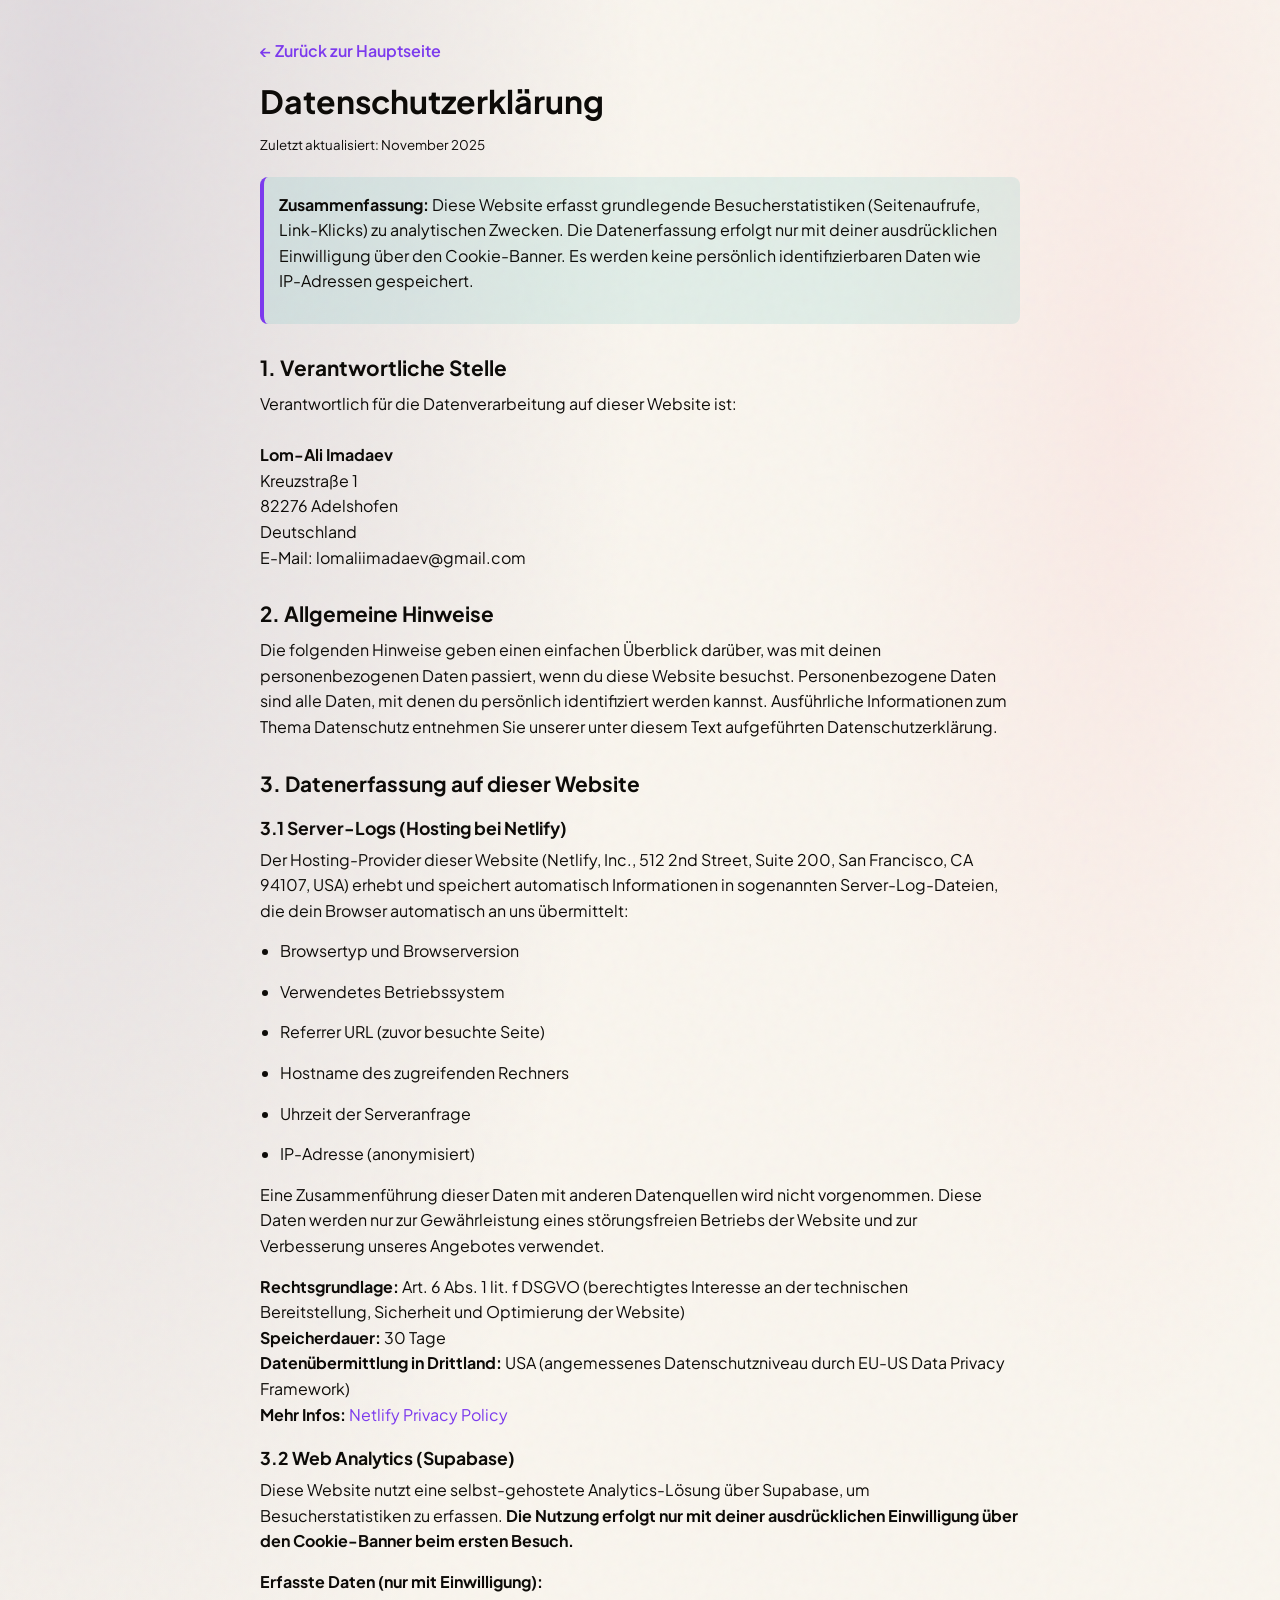
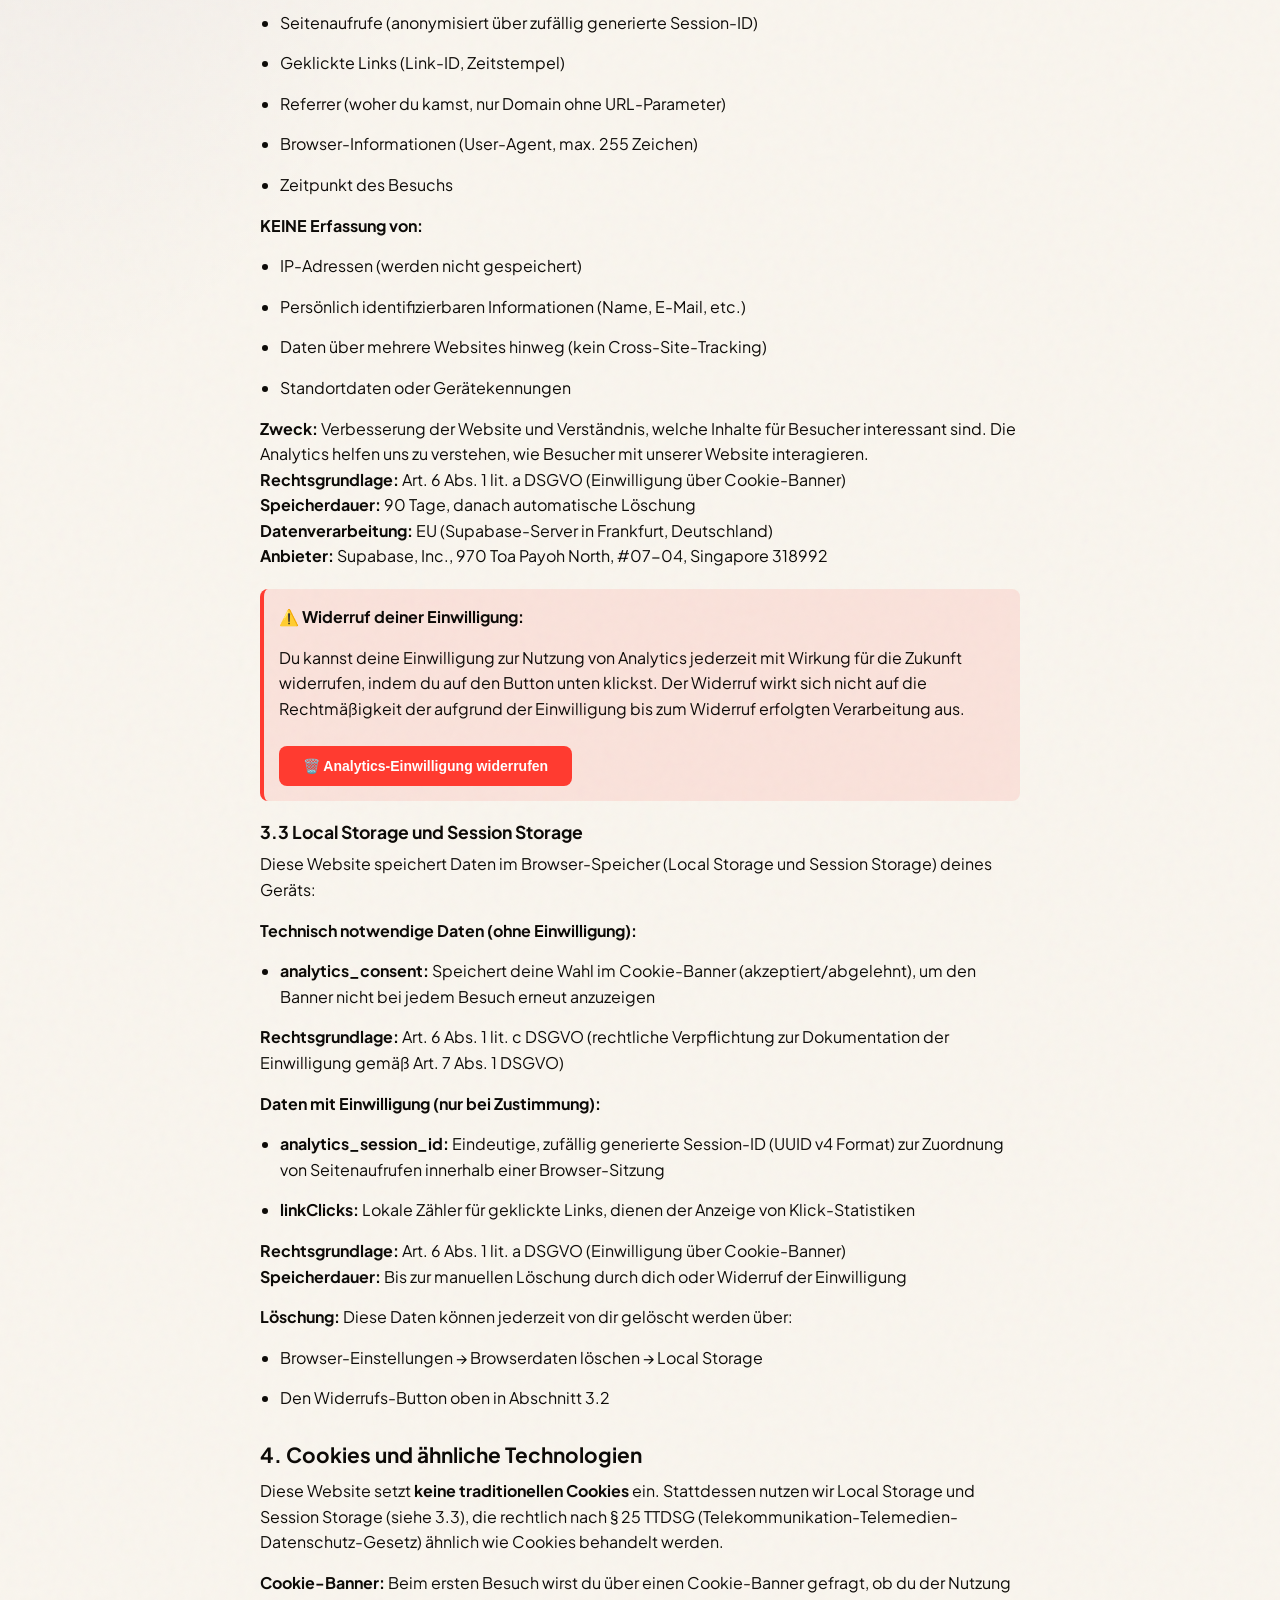
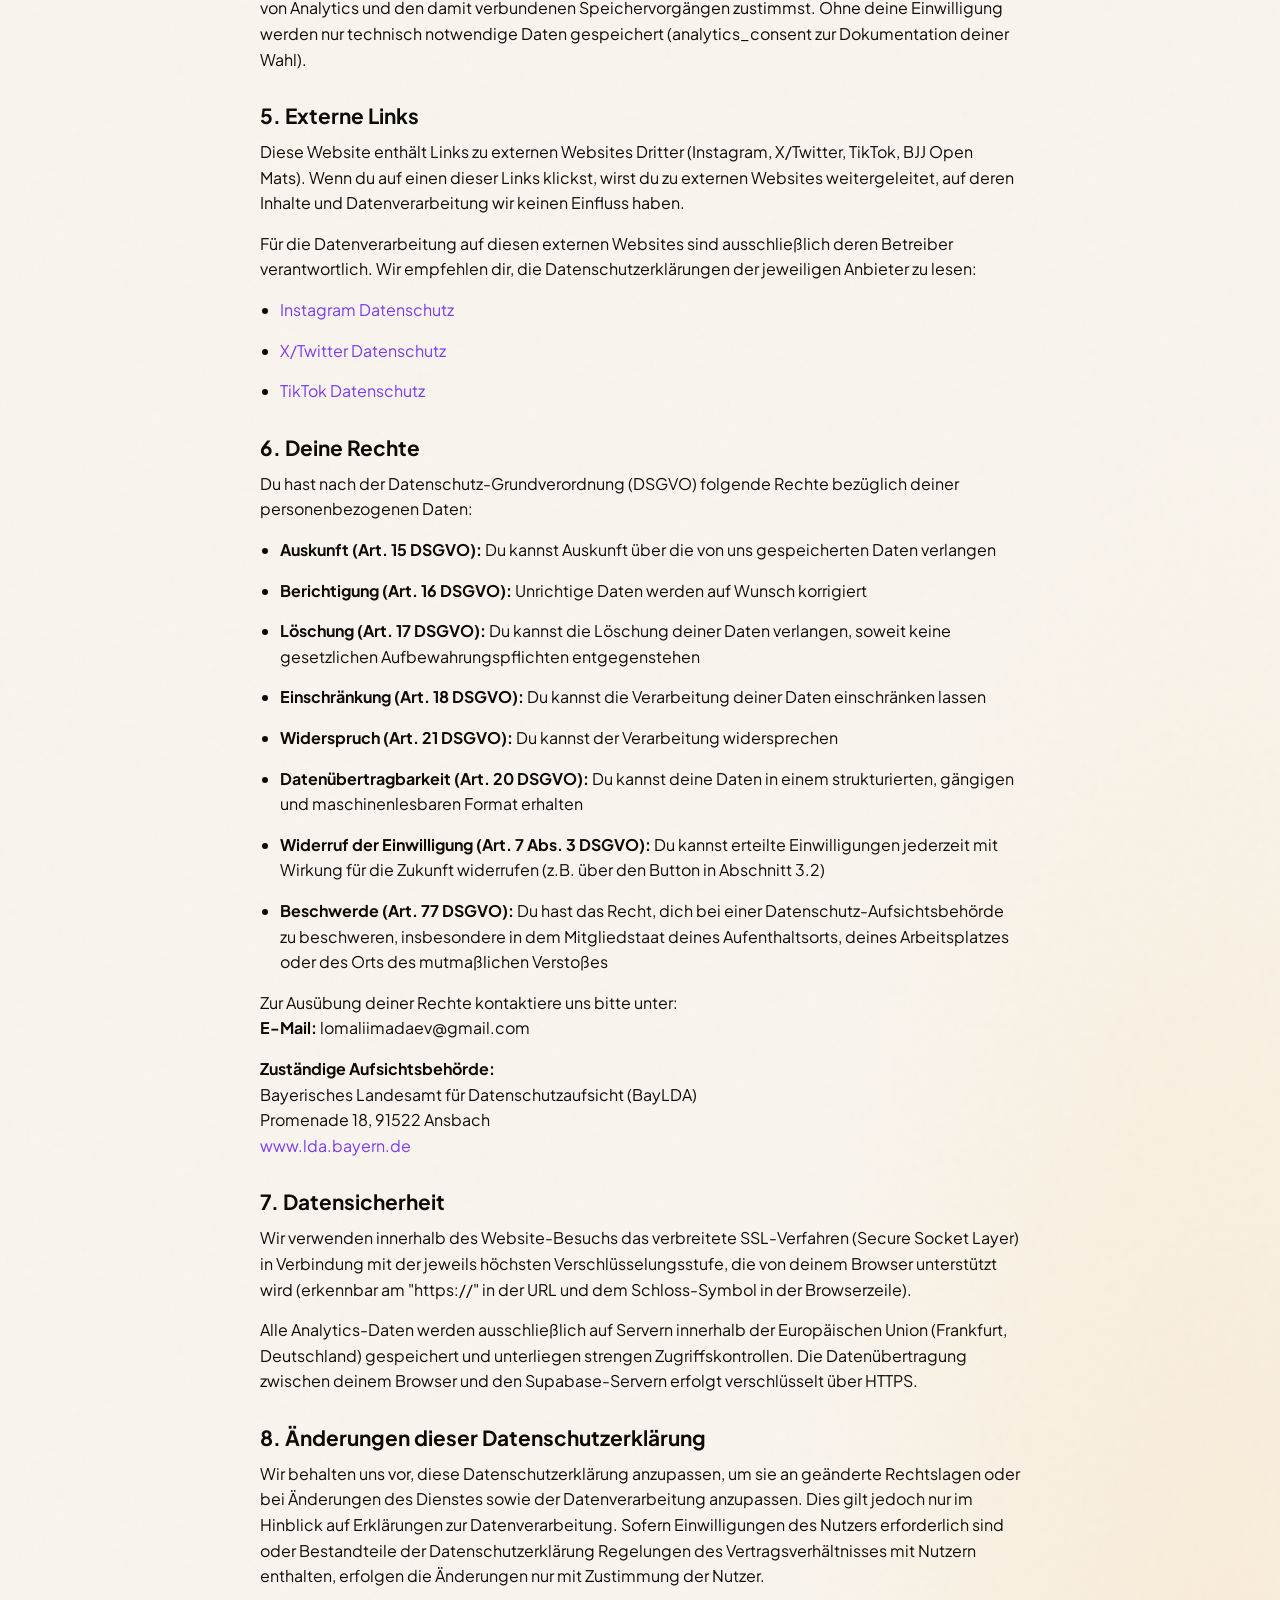
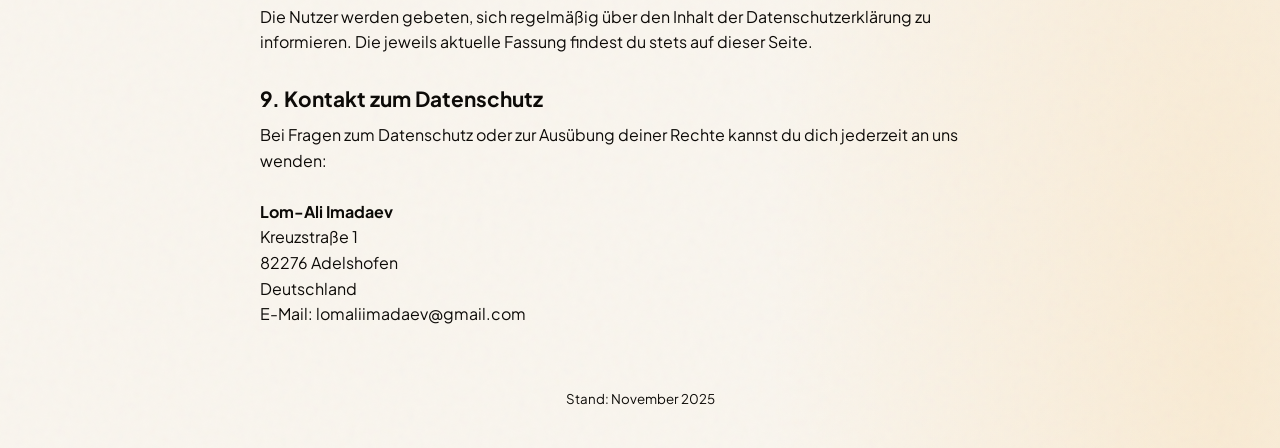
<file: datenschutz.html>
<!DOCTYPE html>
<html lang="de">
  <head>
    <meta charset="utf-8" />
    <meta name="viewport" content="width=device-width,initial-scale=1" />
    <title>Datenschutzerklärung - Lom-Ali Imadaev</title>
    <link rel="stylesheet" href="styles.css" />
    <style>
      .legal-page {
        max-width: 800px;
        margin: 0 auto;
        padding: 40px 20px;
        color: var(--text);
      }
      .legal-page h1 {
        font-size: 2rem;
        margin-bottom: 10px;
        color: var(--text);
      }
      .legal-page h2 {
        font-size: 1.3rem;
        margin-top: 30px;
        margin-bottom: 10px;
        color: var(--text);
      }
      .legal-page h3 {
        font-size: 1.1rem;
        margin-top: 20px;
        margin-bottom: 8px;
        color: var(--text);
      }
      .legal-page p,
      .legal-page li {
        line-height: 1.6;
        margin-bottom: 15px;
      }
      .legal-page ul {
        margin-left: 20px;
      }
      .legal-page a {
        color: var(--accent);
        text-decoration: none;
      }
      .legal-page a:hover {
        text-decoration: underline;
      }
      .back-link {
        display: inline-block;
        margin-bottom: 20px;
        color: var(--accent);
        text-decoration: none;
        font-weight: 600;
      }
      .back-link:hover {
        text-decoration: underline;
      }
      .highlight-box {
        background: rgba(14, 165, 164, 0.1);
        padding: 15px;
        border-radius: 8px;
        margin: 20px 0;
        border-left: 4px solid var(--accent);
      }
      .warning-box {
        background: rgba(255, 59, 48, 0.1);
        padding: 15px;
        border-radius: 8px;
        margin: 20px 0;
        border-left: 4px solid #ff3b30;
      }
      .revoke-btn {
        background: #ff3b30;
        color: white;
        border: none;
        padding: 12px 24px;
        border-radius: 8px;
        cursor: pointer;
        font-weight: 600;
        margin-top: 10px;
        font-size: 14px;
        transition: background 0.2s;
      }
      .revoke-btn:hover {
        background: #e0301f;
      }
    </style>
  </head>
  <body>
    <div class="legal-page">
      <a href="/" class="back-link">← Zurück zur Hauptseite</a>

      <h1>Datenschutzerklärung</h1>
      <p><small>Zuletzt aktualisiert: November 2025</small></p>

      <div class="highlight-box">
        <p>
          <strong>Zusammenfassung:</strong> Diese Website erfasst grundlegende
          Besucherstatistiken (Seitenaufrufe, Link-Klicks) zu analytischen
          Zwecken. Die Datenerfassung erfolgt nur mit deiner ausdrücklichen
          Einwilligung über den Cookie-Banner. Es werden keine persönlich
          identifizierbaren Daten wie IP-Adressen gespeichert.
        </p>
      </div>

      <h2>1. Verantwortliche Stelle</h2>
      <p>
        Verantwortlich für die Datenverarbeitung auf dieser Website ist:<br /><br />
        <strong>Lom-Ali Imadaev</strong><br />
        Kreuzstraße 1<br />
        82276 Adelshofen<br />
        Deutschland<br />
        E-Mail: lomaliimadaev@gmail.com
      </p>

      <h2>2. Allgemeine Hinweise</h2>
      <p>
        Die folgenden Hinweise geben einen einfachen Überblick darüber, was mit
        deinen personenbezogenen Daten passiert, wenn du diese Website besuchst.
        Personenbezogene Daten sind alle Daten, mit denen du persönlich
        identifiziert werden kannst. Ausführliche Informationen zum Thema
        Datenschutz entnehmen Sie unserer unter diesem Text aufgeführten
        Datenschutzerklärung.
      </p>

      <h2>3. Datenerfassung auf dieser Website</h2>

      <h3>3.1 Server-Logs (Hosting bei Netlify)</h3>
      <p>
        Der Hosting-Provider dieser Website (Netlify, Inc., 512 2nd Street,
        Suite 200, San Francisco, CA 94107, USA) erhebt und speichert
        automatisch Informationen in sogenannten Server-Log-Dateien, die dein
        Browser automatisch an uns übermittelt:
      </p>
      <ul>
        <li>Browsertyp und Browserversion</li>
        <li>Verwendetes Betriebssystem</li>
        <li>Referrer URL (zuvor besuchte Seite)</li>
        <li>Hostname des zugreifenden Rechners</li>
        <li>Uhrzeit der Serveranfrage</li>
        <li>IP-Adresse (anonymisiert)</li>
      </ul>
      <p>
        Eine Zusammenführung dieser Daten mit anderen Datenquellen wird nicht
        vorgenommen. Diese Daten werden nur zur Gewährleistung eines
        störungsfreien Betriebs der Website und zur Verbesserung unseres
        Angebotes verwendet.
      </p>
      <p>
        <strong>Rechtsgrundlage:</strong> Art. 6 Abs. 1 lit. f DSGVO
        (berechtigtes Interesse an der technischen Bereitstellung, Sicherheit
        und Optimierung der Website)<br />
        <strong>Speicherdauer:</strong> 30 Tage<br />
        <strong>Datenübermittlung in Drittland:</strong> USA (angemessenes
        Datenschutzniveau durch EU-US Data Privacy Framework)<br />
        <strong>Mehr Infos:</strong>
        <a
          href="https://www.netlify.com/privacy/"
          target="_blank"
          rel="noopener"
        >
          Netlify Privacy Policy
        </a>
      </p>

      <h3>3.2 Web Analytics (Supabase)</h3>
      <p>
        Diese Website nutzt eine selbst-gehostete Analytics-Lösung über
        Supabase, um Besucherstatistiken zu erfassen.
        <strong
          >Die Nutzung erfolgt nur mit deiner ausdrücklichen Einwilligung über
          den Cookie-Banner beim ersten Besuch.</strong
        >
      </p>

      <p><strong>Erfasste Daten (nur mit Einwilligung):</strong></p>
      <ul>
        <li>
          Seitenaufrufe (anonymisiert über zufällig generierte Session-ID)
        </li>
        <li>Geklickte Links (Link-ID, Zeitstempel)</li>
        <li>Referrer (woher du kamst, nur Domain ohne URL-Parameter)</li>
        <li>Browser-Informationen (User-Agent, max. 255 Zeichen)</li>
        <li>Zeitpunkt des Besuchs</li>
      </ul>

      <p><strong>KEINE Erfassung von:</strong></p>
      <ul>
        <li>IP-Adressen (werden nicht gespeichert)</li>
        <li>Persönlich identifizierbaren Informationen (Name, E-Mail, etc.)</li>
        <li>Daten über mehrere Websites hinweg (kein Cross-Site-Tracking)</li>
        <li>Standortdaten oder Gerätekennungen</li>
      </ul>

      <p>
        <strong>Zweck:</strong> Verbesserung der Website und Verständnis, welche
        Inhalte für Besucher interessant sind. Die Analytics helfen uns zu
        verstehen, wie Besucher mit unserer Website interagieren.<br />
        <strong>Rechtsgrundlage:</strong> Art. 6 Abs. 1 lit. a DSGVO
        (Einwilligung über Cookie-Banner)<br />
        <strong>Speicherdauer:</strong> 90 Tage, danach automatische Löschung<br />
        <strong>Datenverarbeitung:</strong> EU (Supabase-Server in Frankfurt,
        Deutschland)<br />
        <strong>Anbieter:</strong> Supabase, Inc., 970 Toa Payoh North, #07-04,
        Singapore 318992
      </p>

      <div class="warning-box">
        <p><strong>⚠️ Widerruf deiner Einwilligung:</strong></p>
        <p>
          Du kannst deine Einwilligung zur Nutzung von Analytics jederzeit mit
          Wirkung für die Zukunft widerrufen, indem du auf den Button unten
          klickst. Der Widerruf wirkt sich nicht auf die Rechtmäßigkeit der
          aufgrund der Einwilligung bis zum Widerruf erfolgten Verarbeitung aus.
        </p>
        <button
          class="revoke-btn"
          onclick="localStorage.removeItem('analytics_consent'); localStorage.removeItem('linkClicks'); sessionStorage.clear(); alert('✅ Einwilligung widerrufen und alle Analytics-Daten gelöscht.\n\nDie Seite wird jetzt neu geladen.'); window.location.href='/';"
        >
          🗑️ Analytics-Einwilligung widerrufen
        </button>
      </div>

      <h3>3.3 Local Storage und Session Storage</h3>
      <p>
        Diese Website speichert Daten im Browser-Speicher (Local Storage und
        Session Storage) deines Geräts:
      </p>

      <p><strong>Technisch notwendige Daten (ohne Einwilligung):</strong></p>
      <ul>
        <li>
          <strong>analytics_consent:</strong> Speichert deine Wahl im
          Cookie-Banner (akzeptiert/abgelehnt), um den Banner nicht bei jedem
          Besuch erneut anzuzeigen
        </li>
      </ul>
      <p>
        <strong>Rechtsgrundlage:</strong> Art. 6 Abs. 1 lit. c DSGVO (rechtliche
        Verpflichtung zur Dokumentation der Einwilligung gemäß Art. 7 Abs. 1
        DSGVO)
      </p>

      <p><strong>Daten mit Einwilligung (nur bei Zustimmung):</strong></p>
      <ul>
        <li>
          <strong>analytics_session_id:</strong> Eindeutige, zufällig generierte
          Session-ID (UUID v4 Format) zur Zuordnung von Seitenaufrufen innerhalb
          einer Browser-Sitzung
        </li>
        <li>
          <strong>linkClicks:</strong> Lokale Zähler für geklickte Links, dienen
          der Anzeige von Klick-Statistiken
        </li>
      </ul>
      <p>
        <strong>Rechtsgrundlage:</strong> Art. 6 Abs. 1 lit. a DSGVO
        (Einwilligung über Cookie-Banner)<br />
        <strong>Speicherdauer:</strong> Bis zur manuellen Löschung durch dich
        oder Widerruf der Einwilligung
      </p>

      <p>
        <strong>Löschung:</strong> Diese Daten können jederzeit von dir gelöscht
        werden über:
      </p>
      <ul>
        <li>Browser-Einstellungen → Browserdaten löschen → Local Storage</li>
        <li>Den Widerrufs-Button oben in Abschnitt 3.2</li>
      </ul>

      <h2>4. Cookies und ähnliche Technologien</h2>
      <p>
        Diese Website setzt <strong>keine traditionellen Cookies</strong> ein.
        Stattdessen nutzen wir Local Storage und Session Storage (siehe 3.3),
        die rechtlich nach § 25 TTDSG
        (Telekommunikation-Telemedien-Datenschutz-Gesetz) ähnlich wie Cookies
        behandelt werden.
      </p>
      <p>
        <strong>Cookie-Banner:</strong> Beim ersten Besuch wirst du über einen
        Cookie-Banner gefragt, ob du der Nutzung von Analytics und den damit
        verbundenen Speichervorgängen zustimmst. Ohne deine Einwilligung werden
        nur technisch notwendige Daten gespeichert (analytics_consent zur
        Dokumentation deiner Wahl).
      </p>

      <h2>5. Externe Links</h2>
      <p>
        Diese Website enthält Links zu externen Websites Dritter (Instagram,
        X/Twitter, TikTok, BJJ Open Mats). Wenn du auf einen dieser Links
        klickst, wirst du zu externen Websites weitergeleitet, auf deren Inhalte
        und Datenverarbeitung wir keinen Einfluss haben.
      </p>
      <p>
        Für die Datenverarbeitung auf diesen externen Websites sind
        ausschließlich deren Betreiber verantwortlich. Wir empfehlen dir, die
        Datenschutzerklärungen der jeweiligen Anbieter zu lesen:
      </p>
      <ul>
        <li>
          <a
            href="https://help.instagram.com/519522125107875"
            target="_blank"
            rel="noopener"
            >Instagram Datenschutz</a
          >
        </li>
        <li>
          <a href="https://twitter.com/privacy" target="_blank" rel="noopener"
            >X/Twitter Datenschutz</a
          >
        </li>
        <li>
          <a
            href="https://www.tiktok.com/legal/privacy-policy"
            target="_blank"
            rel="noopener"
            >TikTok Datenschutz</a
          >
        </li>
      </ul>

      <h2>6. Deine Rechte</h2>
      <p>
        Du hast nach der Datenschutz-Grundverordnung (DSGVO) folgende Rechte
        bezüglich deiner personenbezogenen Daten:
      </p>
      <ul>
        <li>
          <strong>Auskunft (Art. 15 DSGVO):</strong> Du kannst Auskunft über die
          von uns gespeicherten Daten verlangen
        </li>
        <li>
          <strong>Berichtigung (Art. 16 DSGVO):</strong> Unrichtige Daten werden
          auf Wunsch korrigiert
        </li>
        <li>
          <strong>Löschung (Art. 17 DSGVO):</strong> Du kannst die Löschung
          deiner Daten verlangen, soweit keine gesetzlichen
          Aufbewahrungspflichten entgegenstehen
        </li>
        <li>
          <strong>Einschränkung (Art. 18 DSGVO):</strong> Du kannst die
          Verarbeitung deiner Daten einschränken lassen
        </li>
        <li>
          <strong>Widerspruch (Art. 21 DSGVO):</strong> Du kannst der
          Verarbeitung widersprechen
        </li>
        <li>
          <strong>Datenübertragbarkeit (Art. 20 DSGVO):</strong> Du kannst deine
          Daten in einem strukturierten, gängigen und maschinenlesbaren Format
          erhalten
        </li>
        <li>
          <strong>Widerruf der Einwilligung (Art. 7 Abs. 3 DSGVO):</strong> Du
          kannst erteilte Einwilligungen jederzeit mit Wirkung für die Zukunft
          widerrufen (z.B. über den Button in Abschnitt 3.2)
        </li>
        <li>
          <strong>Beschwerde (Art. 77 DSGVO):</strong> Du hast das Recht, dich
          bei einer Datenschutz-Aufsichtsbehörde zu beschweren, insbesondere in
          dem Mitgliedstaat deines Aufenthaltsorts, deines Arbeitsplatzes oder
          des Orts des mutmaßlichen Verstoßes
        </li>
      </ul>
      <p>
        Zur Ausübung deiner Rechte kontaktiere uns bitte unter:<br />
        <strong>E-Mail:</strong> lomaliimadaev@gmail.com
      </p>
      <p>
        <strong>Zuständige Aufsichtsbehörde:</strong><br />
        Bayerisches Landesamt für Datenschutzaufsicht (BayLDA)<br />
        Promenade 18, 91522 Ansbach<br />
        <a href="https://www.lda.bayern.de" target="_blank" rel="noopener"
          >www.lda.bayern.de</a
        >
      </p>

      <h2>7. Datensicherheit</h2>
      <p>
        Wir verwenden innerhalb des Website-Besuchs das verbreitete
        SSL-Verfahren (Secure Socket Layer) in Verbindung mit der jeweils
        höchsten Verschlüsselungsstufe, die von deinem Browser unterstützt wird
        (erkennbar am "https://" in der URL und dem Schloss-Symbol in der
        Browserzeile).
      </p>
      <p>
        Alle Analytics-Daten werden ausschließlich auf Servern innerhalb der
        Europäischen Union (Frankfurt, Deutschland) gespeichert und unterliegen
        strengen Zugriffskontrollen. Die Datenübertragung zwischen deinem
        Browser und den Supabase-Servern erfolgt verschlüsselt über HTTPS.
      </p>

      <h2>8. Änderungen dieser Datenschutzerklärung</h2>
      <p>
        Wir behalten uns vor, diese Datenschutzerklärung anzupassen, um sie an
        geänderte Rechtslagen oder bei Änderungen des Dienstes sowie der
        Datenverarbeitung anzupassen. Dies gilt jedoch nur im Hinblick auf
        Erklärungen zur Datenverarbeitung. Sofern Einwilligungen des Nutzers
        erforderlich sind oder Bestandteile der Datenschutzerklärung Regelungen
        des Vertragsverhältnisses mit Nutzern enthalten, erfolgen die Änderungen
        nur mit Zustimmung der Nutzer.
      </p>
      <p>
        Die Nutzer werden gebeten, sich regelmäßig über den Inhalt der
        Datenschutzerklärung zu informieren. Die jeweils aktuelle Fassung
        findest du stets auf dieser Seite.
      </p>

      <h2>9. Kontakt zum Datenschutz</h2>
      <p>
        Bei Fragen zum Datenschutz oder zur Ausübung deiner Rechte kannst du
        dich jederzeit an uns wenden:<br /><br />
        <strong>Lom-Ali Imadaev</strong><br />
        Kreuzstraße 1<br />
        82276 Adelshofen<br />
        Deutschland<br />
        E-Mail: lomaliimadaev@gmail.com
      </p>

      <footer class="footer" style="margin-top: 60px; text-align: center">
        <small>Stand: November 2025</small>
      </footer>
    </div>
  </body>
</html>
</file>
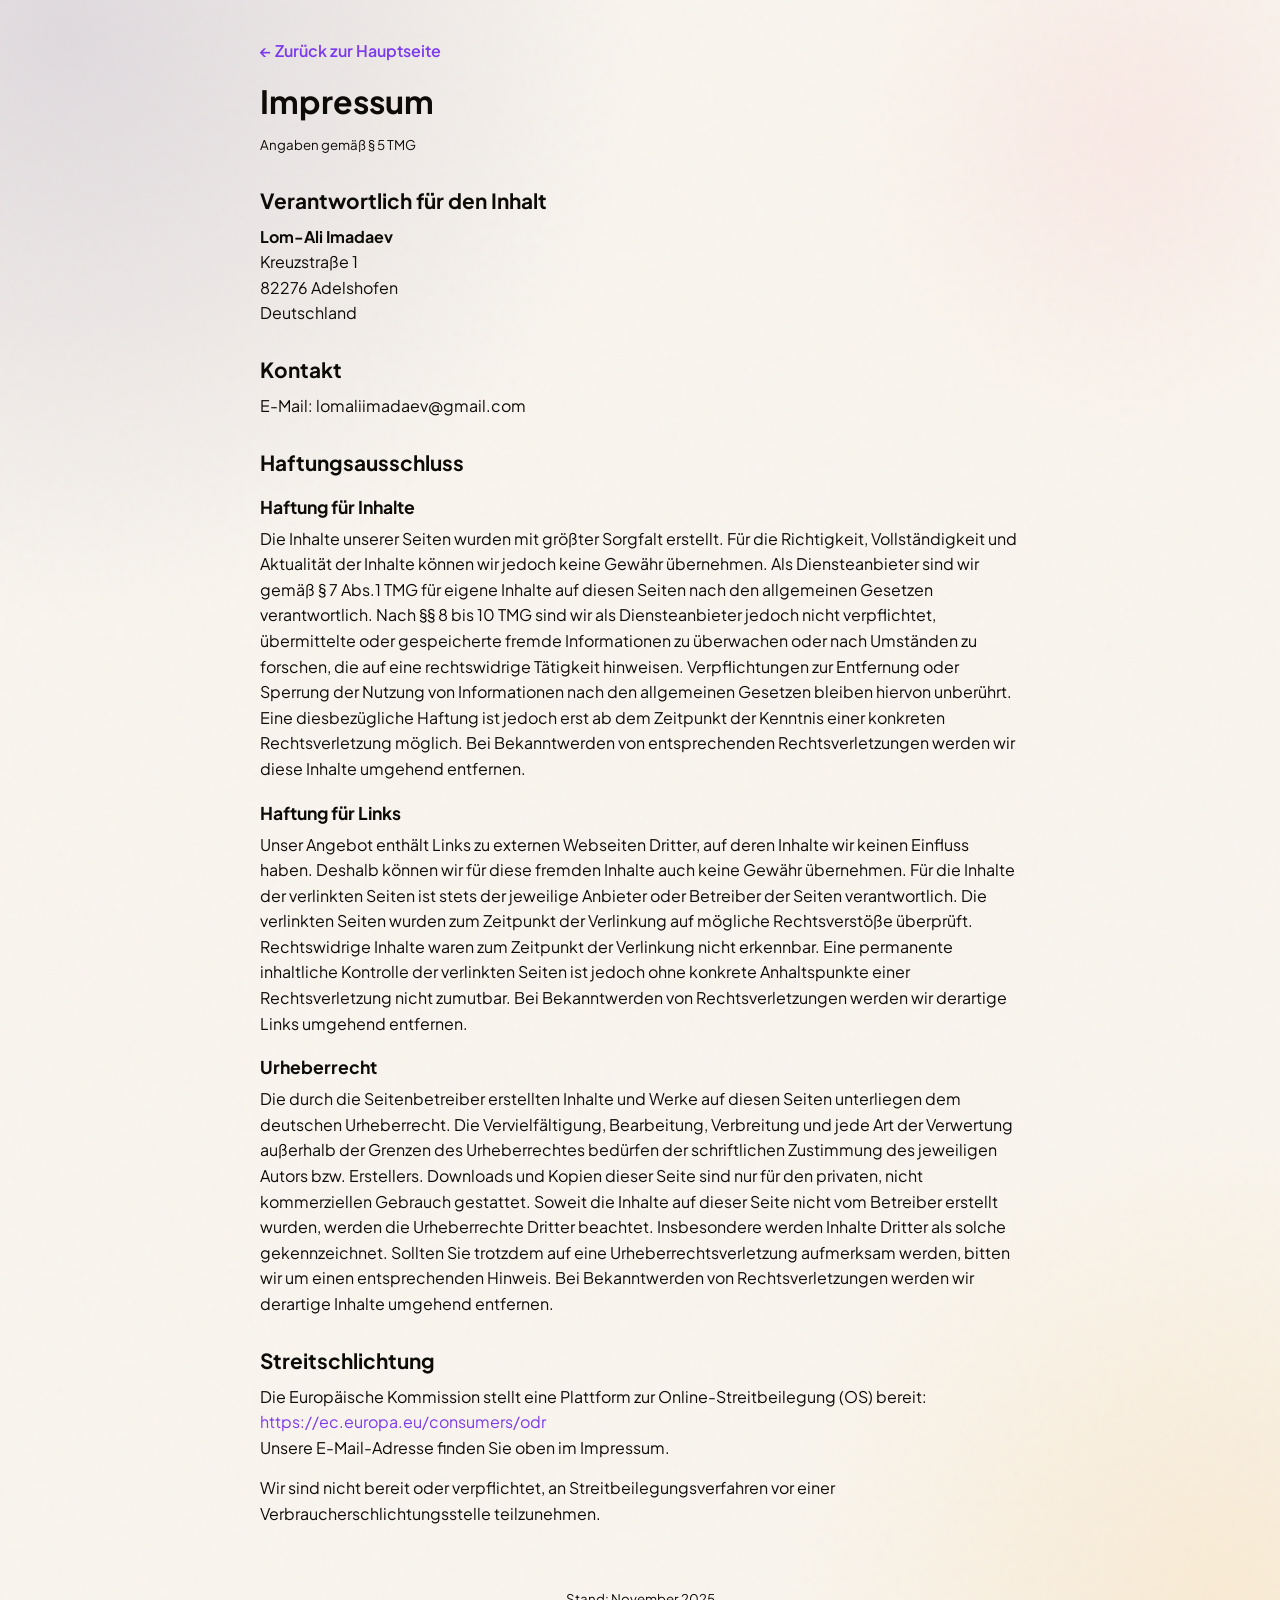
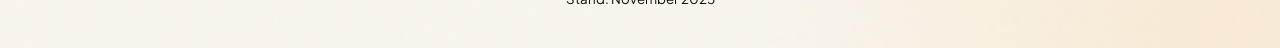
<file: impressum.html>
<!DOCTYPE html>
<html lang="de">
  <head>
    <meta charset="utf-8" />
    <meta name="viewport" content="width=device-width,initial-scale=1" />
    <title>Impressum - Lom-Ali Imadaev</title>
    <link rel="stylesheet" href="styles.css" />
    <style>
      .legal-page {
        max-width: 800px;
        margin: 0 auto;
        padding: 40px 20px;
        color: var(--text);
      }
      .legal-page h1 {
        font-size: 2rem;
        margin-bottom: 10px;
        color: var(--text);
      }
      .legal-page h2 {
        font-size: 1.3rem;
        margin-top: 30px;
        margin-bottom: 10px;
        color: var(--text);
      }
      .legal-page h3 {
        font-size: 1.1rem;
        margin-top: 20px;
        margin-bottom: 8px;
        color: var(--text);
      }
      .legal-page p {
        line-height: 1.6;
        margin-bottom: 15px;
      }
      .legal-page a {
        color: var(--accent);
        text-decoration: none;
      }
      .legal-page a:hover {
        text-decoration: underline;
      }
      .back-link {
        display: inline-block;
        margin-bottom: 20px;
        color: var(--accent);
        text-decoration: none;
        font-weight: 600;
      }
      .back-link:hover {
        text-decoration: underline;
      }
    </style>
  </head>
  <body>
    <div class="legal-page">
      <a href="/" class="back-link">← Zurück zur Hauptseite</a>

      <h1>Impressum</h1>
      <p><small>Angaben gemäß § 5 TMG</small></p>

      <h2>Verantwortlich für den Inhalt</h2>
      <p>
        <strong>Lom-Ali Imadaev</strong><br />
        Kreuzstraße 1<br />
        82276 Adelshofen<br />
        Deutschland
      </p>

      <h2>Kontakt</h2>
      <p>E-Mail: lomaliimadaev@gmail.com<br /></p>

      <h2>Haftungsausschluss</h2>

      <h3>Haftung für Inhalte</h3>
      <p>
        Die Inhalte unserer Seiten wurden mit größter Sorgfalt erstellt. Für die
        Richtigkeit, Vollständigkeit und Aktualität der Inhalte können wir
        jedoch keine Gewähr übernehmen. Als Diensteanbieter sind wir gemäß § 7
        Abs.1 TMG für eigene Inhalte auf diesen Seiten nach den allgemeinen
        Gesetzen verantwortlich. Nach §§ 8 bis 10 TMG sind wir als
        Diensteanbieter jedoch nicht verpflichtet, übermittelte oder
        gespeicherte fremde Informationen zu überwachen oder nach Umständen zu
        forschen, die auf eine rechtswidrige Tätigkeit hinweisen.
        Verpflichtungen zur Entfernung oder Sperrung der Nutzung von
        Informationen nach den allgemeinen Gesetzen bleiben hiervon unberührt.
        Eine diesbezügliche Haftung ist jedoch erst ab dem Zeitpunkt der
        Kenntnis einer konkreten Rechtsverletzung möglich. Bei Bekanntwerden von
        entsprechenden Rechtsverletzungen werden wir diese Inhalte umgehend
        entfernen.
      </p>

      <h3>Haftung für Links</h3>
      <p>
        Unser Angebot enthält Links zu externen Webseiten Dritter, auf deren
        Inhalte wir keinen Einfluss haben. Deshalb können wir für diese fremden
        Inhalte auch keine Gewähr übernehmen. Für die Inhalte der verlinkten
        Seiten ist stets der jeweilige Anbieter oder Betreiber der Seiten
        verantwortlich. Die verlinkten Seiten wurden zum Zeitpunkt der
        Verlinkung auf mögliche Rechtsverstöße überprüft. Rechtswidrige Inhalte
        waren zum Zeitpunkt der Verlinkung nicht erkennbar. Eine permanente
        inhaltliche Kontrolle der verlinkten Seiten ist jedoch ohne konkrete
        Anhaltspunkte einer Rechtsverletzung nicht zumutbar. Bei Bekanntwerden
        von Rechtsverletzungen werden wir derartige Links umgehend entfernen.
      </p>

      <h3>Urheberrecht</h3>
      <p>
        Die durch die Seitenbetreiber erstellten Inhalte und Werke auf diesen
        Seiten unterliegen dem deutschen Urheberrecht. Die Vervielfältigung,
        Bearbeitung, Verbreitung und jede Art der Verwertung außerhalb der
        Grenzen des Urheberrechtes bedürfen der schriftlichen Zustimmung des
        jeweiligen Autors bzw. Erstellers. Downloads und Kopien dieser Seite
        sind nur für den privaten, nicht kommerziellen Gebrauch gestattet.
        Soweit die Inhalte auf dieser Seite nicht vom Betreiber erstellt wurden,
        werden die Urheberrechte Dritter beachtet. Insbesondere werden Inhalte
        Dritter als solche gekennzeichnet. Sollten Sie trotzdem auf eine
        Urheberrechtsverletzung aufmerksam werden, bitten wir um einen
        entsprechenden Hinweis. Bei Bekanntwerden von Rechtsverletzungen werden
        wir derartige Inhalte umgehend entfernen.
      </p>

      <h2>Streitschlichtung</h2>
      <p>
        Die Europäische Kommission stellt eine Plattform zur
        Online-Streitbeilegung (OS) bereit:
        <a
          href="https://ec.europa.eu/consumers/odr"
          target="_blank"
          rel="noopener"
        >
          https://ec.europa.eu/consumers/odr
        </a>
        <br />
        Unsere E-Mail-Adresse finden Sie oben im Impressum.
      </p>
      <p>
        Wir sind nicht bereit oder verpflichtet, an Streitbeilegungsverfahren
        vor einer Verbraucherschlichtungsstelle teilzunehmen.
      </p>

      <footer class="footer" style="margin-top: 60px; text-align: center">
        <small>Stand: November 2025</small>
      </footer>
    </div>
  </body>
</html>
</file>
<file: styles.css>
@import url("https://fonts.googleapis.com/css2?family=Syne:wght@700;800&family=Plus+Jakarta+Sans:ital,wght@0,400;0,500;0,600;0,700;1,400&display=swap");

/* ─── TOKENS ─── */
:root {
  --bg: #f9f5ee;
  --card: #ffffff;
  --card-inner: #fdfcfa;
  --text: #0d0b08;
  --text-muted: #7a7570;
  --text-light: #b0aaa4;

  --g1: #2d1b69;
  --g2: #7c3aed;
  --g3: #fb7185;
  --g4: #f59e0b;
  --grad: linear-gradient(135deg, var(--g1), var(--g2), var(--g3), var(--g4));

  --accent: #7c3aed;
  --cat-bjj: #7c3aed;
  --cat-sap: #fb7185;
  --cat-mindset: #f59e0b;

  --border: rgba(13, 11, 8, 0.07);
  --border-hover: rgba(124, 58, 237, 0.25);

  --shadow-card:
    0 2px 4px rgba(0, 0, 0, 0.03), 0 12px 40px rgba(45, 27, 105, 0.09),
    0 40px 80px rgba(45, 27, 105, 0.05);
  --shadow-hover: 0 10px 36px rgba(45, 27, 105, 0.15);

  --radius-card: 28px;
  --radius-link: 18px;

  --header-h: 64px;
  --max-w: 720px;
  --feed-w: 960px;
}

*,
*::before,
*::after {
  margin: 0;
  padding: 0;
  box-sizing: border-box;
}

html {
  scroll-behavior: smooth;
}

body {
  font-family: "Plus Jakarta Sans", sans-serif;
  background-color: var(--bg);
  background-image:
    url("data:image/svg+xml,%3Csvg viewBox='0 0 200 200' xmlns='http://www.w3.org/2000/svg'%3E%3Cfilter id='n'%3E%3CfeTurbulence type='fractalNoise' baseFrequency='0.75' numOctaves='4' stitchTiles='stitch'/%3E%3C/filter%3E%3Crect width='100%25' height='100%25' filter='url(%23n)' opacity='0.03'/%3E%3C/svg%3E"),
    radial-gradient(
      ellipse 70% 55% at 5% 2%,
      rgba(45, 27, 105, 0.13) 0%,
      transparent 65%
    ),
    radial-gradient(
      ellipse 60% 50% at 96% 98%,
      rgba(245, 158, 11, 0.12) 0%,
      transparent 60%
    ),
    radial-gradient(
      ellipse 40% 35% at 88% 8%,
      rgba(251, 113, 133, 0.09) 0%,
      transparent 55%
    );
  color: var(--text);
  min-height: 100vh;
  min-height: 100dvh;
  -webkit-font-smoothing: antialiased;
}

/* ─── HEADER ─── */
.site-header {
  position: sticky;
  top: 0;
  z-index: 100;
  height: var(--header-h);
  background: rgba(249, 245, 238, 0.88);
  backdrop-filter: blur(14px);
  -webkit-backdrop-filter: blur(14px);
  border-bottom: 1px solid var(--border);
}

.header-inner {
  max-width: var(--feed-w);
  margin: 0 auto;
  height: 100%;
  padding: 0 24px;
  display: flex;
  align-items: center;
  justify-content: space-between;
  gap: 16px;
}

.header-identity {
  display: flex;
  align-items: center;
  gap: 10px;
  cursor: default;
}

.header-avatar {
  width: 36px;
  height: 36px;
  border-radius: 50%;
  object-fit: cover;
  padding: 2px;
  background: var(--grad);
}

.header-name {
  font-family: "Syne", sans-serif;
  font-size: 15px;
  font-weight: 800;
  letter-spacing: -0.3px;
  color: var(--text);
}

.header-sub {
  display: block;
  font-size: 11px;
  color: var(--text-muted);
  font-weight: 500;
  margin-top: 1px;
}

.header-nav {
  display: flex;
  align-items: center;
  gap: 4px;
}

.header-nav a {
  display: flex;
  align-items: center;
  justify-content: center;
  width: 36px;
  height: 36px;
  border-radius: 10px;
  color: var(--text-muted);
  transition: all 0.2s ease;
  -webkit-tap-highlight-color: transparent;
}

.header-nav a:hover {
  background: var(--card);
  color: var(--text);
  box-shadow: 0 2px 8px rgba(45, 27, 105, 0.08);
}

.header-back {
  display: inline-flex;
  align-items: center;
  gap: 6px;
  font-size: 13px;
  font-weight: 600;
  color: var(--text-muted);
  text-decoration: none;
  padding: 6px 14px;
  border-radius: 100px;
  border: 1px solid var(--border);
  background: var(--card);
  transition: all 0.22s ease;
  -webkit-tap-highlight-color: transparent;
}

.header-back:hover {
  color: var(--text);
  border-color: var(--border-hover);
  box-shadow: 0 2px 12px rgba(45, 27, 105, 0.1);
}

/* ─── HERO ─── */
.hero {
  padding: 72px 24px 56px;
  max-width: var(--feed-w);
  margin: 0 auto;
}

.hero-label {
  font-family: "Syne", sans-serif;
  font-size: 10px;
  font-weight: 800;
  letter-spacing: 0.22em;
  text-transform: uppercase;
  background: var(--grad);
  -webkit-background-clip: text;
  -webkit-text-fill-color: transparent;
  background-clip: text;
  margin-bottom: 16px;
}

.hero-title {
  font-family: "Syne", sans-serif;
  font-size: clamp(30px, 6vw, 52px);
  font-weight: 800;
  line-height: 1.1;
  letter-spacing: -1.5px;
  color: var(--text);
}

/* ─── FILTER ─── */
.filter-wrap {
  position: sticky;
  top: var(--header-h);
  z-index: 90;
  background: rgba(249, 245, 238, 0.9);
  backdrop-filter: blur(12px);
  -webkit-backdrop-filter: blur(12px);
  border-bottom: 1px solid var(--border);
  padding: 0 24px;
}

.filter-inner {
  max-width: var(--feed-w);
  margin: 0 auto;
  display: flex;
  gap: 6px;
  padding: 12px 0;
  overflow-x: auto;
  scrollbar-width: none;
}
.filter-inner::-webkit-scrollbar {
  display: none;
}

.filter-btn {
  display: inline-flex;
  align-items: center;
  gap: 6px;
  padding: 6px 16px;
  border-radius: 100px;
  border: 1px solid var(--border);
  background: var(--card);
  font-family: "Plus Jakarta Sans", sans-serif;
  font-size: 13px;
  font-weight: 600;
  color: var(--text-muted);
  cursor: pointer;
  white-space: nowrap;
  transition: all 0.22s cubic-bezier(0.22, 1, 0.36, 1);
  -webkit-tap-highlight-color: transparent;
  box-shadow: 0 1px 3px rgba(0, 0, 0, 0.04);
}

.filter-btn:hover {
  border-color: var(--border-hover);
  color: var(--text);
}

.filter-btn.active {
  background: var(--text);
  border-color: var(--text);
  color: #fff;
}

.cat-dot {
  width: 7px;
  height: 7px;
  border-radius: 50%;
  flex-shrink: 0;
}
.cat-dot.cat-bjj {
  background: var(--cat-bjj);
}
.cat-dot.cat-sap {
  background: var(--cat-sap);
}
.cat-dot.cat-mindset {
  background: var(--cat-mindset);
}

/* ─── FEED ─── */
.feed {
  max-width: var(--feed-w);
  margin: 0 auto;
  padding: 40px 24px 80px;
  display: grid;
  grid-template-columns: repeat(auto-fill, minmax(280px, 1fr));
  gap: 16px;
  align-items: start;
}

.feed .post-card:first-child {
  grid-column: 1 / -1;
}

/* ─── POST CARD ─── */
.post-card {
  display: block;
  background: var(--card);
  border: 1px solid var(--border);
  border-radius: var(--radius-card);
  text-decoration: none;
  color: var(--text);
  overflow: hidden;
  transition: all 0.28s cubic-bezier(0.22, 1, 0.36, 1);
  position: relative;
  animation: fadeUp 0.5s cubic-bezier(0.22, 1, 0.36, 1) both;
  box-shadow: var(--shadow-card);
}

/* Grain overlay — genau wie die originale Card */
.post-card::after {
  content: "";
  position: absolute;
  inset: 0;
  background: url("data:image/svg+xml,%3Csvg viewBox='0 0 300 300' xmlns='http://www.w3.org/2000/svg'%3E%3Cfilter id='n'%3E%3CfeTurbulence type='fractalNoise' baseFrequency='0.9' numOctaves='4' stitchTiles='stitch'/%3E%3C/filter%3E%3Crect width='100%25' height='100%25' filter='url(%23n)' opacity='0.018'/%3E%3C/svg%3E");
  pointer-events: none;
  border-radius: var(--radius-card);
}

/* Gradient-Leiste oben — wie card::before im Original */
.post-card::before {
  content: "";
  position: absolute;
  top: 0;
  left: 0;
  right: 0;
  height: 4px;
  border-radius: var(--radius-card) var(--radius-card) 0 0;
}

.post-card[data-cat="bjj"]::before {
  background: linear-gradient(90deg, var(--g1), var(--g2));
}
.post-card[data-cat="sap"]::before {
  background: linear-gradient(90deg, var(--g2), var(--g3));
}
.post-card[data-cat="mindset"]::before {
  background: linear-gradient(90deg, var(--g3), var(--g4));
}

.post-card:nth-child(1) {
  animation-delay: 0.05s;
}
.post-card:nth-child(2) {
  animation-delay: 0.12s;
}
.post-card:nth-child(3) {
  animation-delay: 0.19s;
}
.post-card:nth-child(4) {
  animation-delay: 0.26s;
}
.post-card:nth-child(5) {
  animation-delay: 0.33s;
}
.post-card:nth-child(6) {
  animation-delay: 0.4s;
}

.post-card:hover {
  transform: translateY(-4px);
  box-shadow: var(--shadow-hover);
  border-color: var(--border-hover);
}

@media (hover: none) {
  .post-card:active {
    transform: scale(0.98);
    box-shadow: var(--shadow-hover);
    border-color: var(--border-hover);
  }
  .post-card:hover {
    transform: none;
    box-shadow: var(--shadow-card);
  }
}

.post-card-body {
  padding: 28px 28px 24px;
}
.post-card:first-child .post-card-body {
  padding: 36px 36px 32px;
}

.post-card-meta {
  display: flex;
  align-items: center;
  gap: 10px;
  margin-bottom: 14px;
  flex-wrap: wrap;
}

.post-cat {
  font-size: 10px;
  font-weight: 800;
  letter-spacing: 0.15em;
  text-transform: uppercase;
  padding: 3px 10px;
  border-radius: 100px;
}
.post-cat.cat-bjj {
  color: var(--cat-bjj);
  background: rgba(124, 58, 237, 0.1);
}
.post-cat.cat-sap {
  color: #d63259;
  background: rgba(251, 113, 133, 0.12);
}
.post-cat.cat-mindset {
  color: #b45309;
  background: rgba(245, 158, 11, 0.12);
}

.post-date,
.post-readtime {
  font-size: 12px;
  color: var(--text-light);
  font-weight: 500;
}
.post-readtime {
  margin-left: auto;
}

.post-card-title {
  font-family: "Syne", sans-serif;
  font-size: 19px;
  font-weight: 800;
  line-height: 1.25;
  letter-spacing: -0.4px;
  margin-bottom: 10px;
  color: var(--text);
}
.post-card:first-child .post-card-title {
  font-size: clamp(22px, 4vw, 30px);
  margin-bottom: 14px;
}

.post-card-excerpt {
  font-size: 14px;
  color: var(--text-muted);
  line-height: 1.65;
}
.post-card:first-child .post-card-excerpt {
  font-size: 15px;
}

.post-card-cta {
  display: inline-flex;
  align-items: center;
  gap: 6px;
  margin-top: 20px;
  font-size: 13px;
  font-weight: 700;
  color: var(--accent);
  letter-spacing: 0.02em;
}
.post-card-cta svg {
  transition: transform 0.2s ease;
}
.post-card:hover .post-card-cta svg {
  transform: translateX(3px);
}

.feed-empty {
  grid-column: 1 / -1;
  text-align: center;
  padding: 80px 24px;
  color: var(--text-muted);
  font-size: 15px;
}

/* ─── SINGLE POST ─── */
.post-wrap {
  max-width: var(--max-w);
  margin: 0 auto;
  padding: 56px 24px 100px;
  animation: fadeUp 0.5s cubic-bezier(0.22, 1, 0.36, 1) both;
}

.post-loading {
  text-align: center;
  padding: 80px;
  color: var(--text-muted);
}

.post-header {
  margin-bottom: 40px;
}
.post-header .post-cat {
  margin-bottom: 16px;
  display: inline-block;
}

.post-title {
  font-family: "Syne", sans-serif;
  font-size: clamp(26px, 5vw, 42px);
  font-weight: 800;
  line-height: 1.12;
  letter-spacing: -1px;
  margin-bottom: 20px;
  color: var(--text);
}

.post-meta-row {
  display: flex;
  align-items: center;
  gap: 12px;
  flex-wrap: wrap;
}
.post-meta-row .post-date,
.post-meta-row .post-readtime {
  font-size: 13px;
  color: var(--text-muted);
  font-weight: 500;
  margin-left: 0;
}

.post-divider {
  height: 1px;
  background: linear-gradient(90deg, var(--border), transparent);
  margin: 32px 0;
}

/* ─── POST BODY TYPOGRAFIE ─── */
.post-body {
  font-size: 17px;
  line-height: 1.78;
  color: var(--text);
}
.post-body p {
  margin-bottom: 1.4em;
}
.post-body h2 {
  font-family: "Syne", sans-serif;
  font-size: 22px;
  font-weight: 800;
  letter-spacing: -0.4px;
  margin: 2.2em 0 0.8em;
  color: var(--text);
}
.post-body h3 {
  font-family: "Syne", sans-serif;
  font-size: 18px;
  font-weight: 700;
  margin: 1.8em 0 0.6em;
}
.post-body strong {
  font-weight: 700;
}
.post-body em {
  font-style: italic;
  color: var(--text-muted);
}
.post-body blockquote {
  border-left: 3px solid var(--accent);
  padding: 4px 0 4px 20px;
  margin: 1.8em 0;
  color: var(--text-muted);
  font-style: italic;
  font-size: 18px;
  line-height: 1.6;
}
.post-body ul,
.post-body ol {
  padding-left: 1.4em;
  margin-bottom: 1.4em;
}
.post-body li {
  margin-bottom: 0.4em;
}
.post-body a {
  color: var(--accent);
  text-decoration: underline;
  text-underline-offset: 3px;
}

/* ─── MEHR ARTIKEL ─── */
.more-posts {
  max-width: var(--max-w);
  margin: 0 auto;
  padding: 0 24px 80px;
}
.more-posts-title {
  font-family: "Syne", sans-serif;
  font-size: 11px;
  font-weight: 800;
  letter-spacing: 0.18em;
  text-transform: uppercase;
  color: var(--text-muted);
  margin-bottom: 16px;
}
.more-posts-grid {
  display: grid;
  gap: 12px;
}

/* ─── FOOTER ─── */
.site-footer {
  border-top: 1px solid var(--border);
  padding: 28px 24px;
  text-align: center;
}

.motto {
  display: inline-block;
  font-family: "Syne", sans-serif;
  font-size: 10px;
  font-weight: 800;
  letter-spacing: 0.22em;
  text-transform: uppercase;
  background: var(--grad);
  -webkit-background-clip: text;
  -webkit-text-fill-color: transparent;
  background-clip: text;
  margin-bottom: 12px;
}

.legal-links {
  display: flex;
  gap: 20px;
  justify-content: center;
  flex-wrap: wrap;
}
.legal-links a {
  color: var(--text-muted);
  text-decoration: none;
  font-size: 12px;
  font-weight: 500;
  transition: color 0.2s ease;
  letter-spacing: 0.02em;
  padding: 4px 0;
}
.legal-links a:hover {
  color: var(--accent);
}

/* ─── ANIMATIONEN ─── */
@keyframes cardIn {
  from {
    opacity: 0;
    transform: translateY(28px) scale(0.97);
  }
  to {
    opacity: 1;
    transform: translateY(0) scale(1);
  }
}

@keyframes fadeUp {
  from {
    opacity: 0;
    transform: translateY(16px);
  }
  to {
    opacity: 1;
    transform: translateY(0);
  }
}

@keyframes spin {
  to {
    transform: rotate(360deg);
  }
}

@keyframes gradShift {
  0%,
  100% {
    background-position: 0% 50%;
  }
  50% {
    background-position: 100% 50%;
  }
}

/* ─── RESPONSIVE ─── */
@media (max-width: 600px) {
  .hero {
    padding: 48px 20px 36px;
  }
  .hero-title {
    letter-spacing: -0.8px;
  }
  .filter-wrap {
    padding: 0 20px;
  }
  .feed {
    padding: 24px 16px 60px;
    gap: 12px;
  }
  .post-card-body,
  .post-card:first-child .post-card-body {
    padding: 20px 20px 18px;
  }
  .post-card:first-child .post-card-title {
    font-size: 20px;
  }
  .post-wrap {
    padding: 36px 20px 72px;
  }
  .post-body {
    font-size: 16px;
  }
  .more-posts {
    padding: 0 20px 60px;
  }
  .header-inner {
    padding: 0 16px;
  }
  .header-sub {
    display: none;
  }
}

@media (max-width: 360px) {
  .post-readtime {
    display: none;
  }
  .post-card-body,
  .post-card:first-child .post-card-body {
    padding: 16px;
  }
}
</file>
